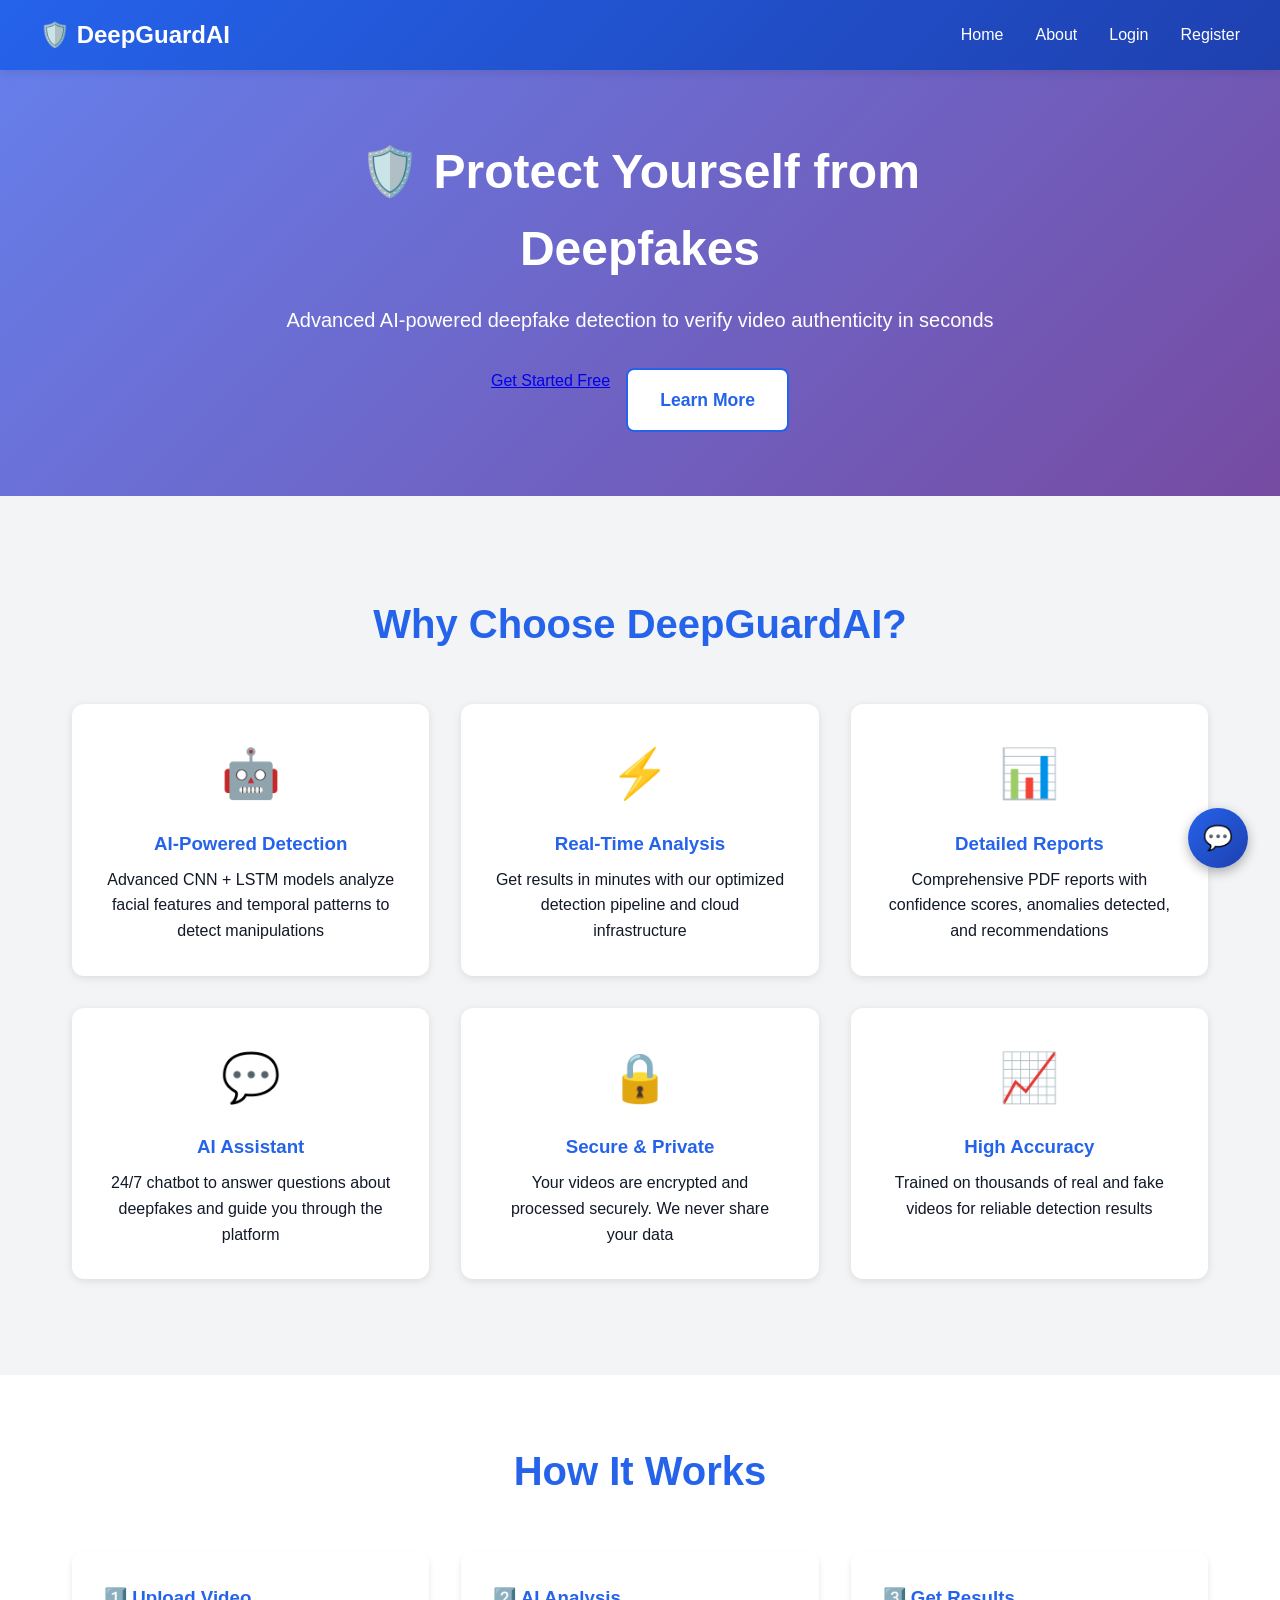
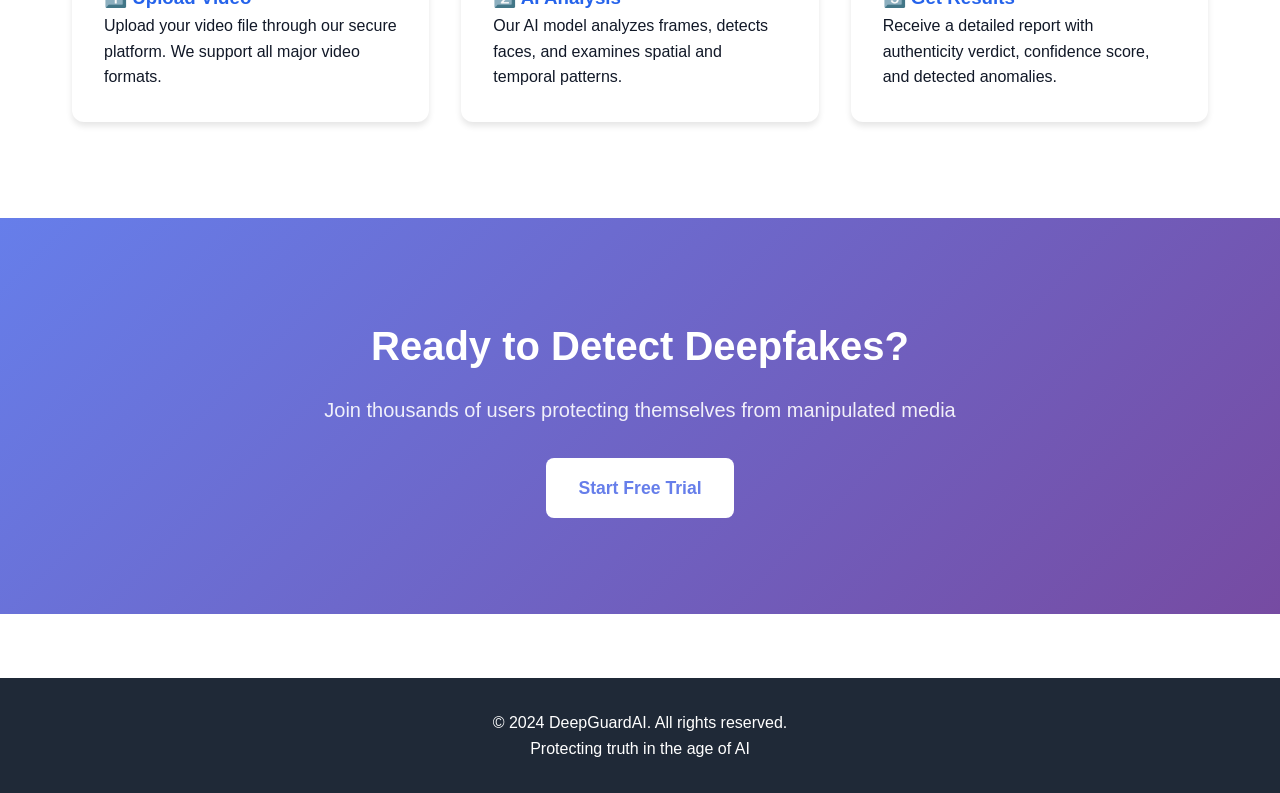
<file: index.html>
<!DOCTYPE html>
<html lang="en">
<head>
  <meta charset="UTF-8">
  <meta name="viewport" content="width=device-width, initial-scale=1.0">
  <title>DeepGuardAI - Deepfake Detection Platform</title>
  <link rel="stylesheet" href="css/style.css">
</head>
<body>
  <!-- Navigation -->
  <nav class="navbar">
    <div class="navbar-container">
      <a href="index.html" class="navbar-brand">
        🛡️ DeepGuardAI
      </a>
      <ul class="navbar-menu">
        <li><a href="index.html">Home</a></li>
        <li><a href="about.html">About</a></li>
        <li><a href="login.html">Login</a></li>
        <li><a href="register.html">Register</a></li>
      </ul>
    </div>
  </nav>

  <!-- Hero Section -->
  <section class="hero">
    <div class="hero-content">
      <h1>🛡️ Protect Yourself from Deepfakes</h1>
      <p>Advanced AI-powered deepfake detection to verify video authenticity in seconds</p>
      <div style="display: flex; gap: 1rem; justify-content: center; flex-wrap: wrap;">
        <a href="http://localhost/deepFakeAI/index.php" class="http://localhost/deepFakeAI/index.php">Get Started Free</a>
        <a href="about.html" class="btn btn-lg btn-secondary">Learn More</a>
      </div>
    </div>
  </section>

  <!-- Features Section -->
  <section class="features">
    <div class="container">
      <h2 style="text-align: center; margin-bottom: 3rem; font-size: 2.5rem; color: var(--primary-color);">
        Why Choose DeepGuardAI?
      </h2>
      <div class="features-grid">
        <div class="feature-card">
          <div class="feature-icon">🤖</div>
          <h3>AI-Powered Detection</h3>
          <p>Advanced CNN + LSTM models analyze facial features and temporal patterns to detect manipulations</p>
        </div>
        <div class="feature-card">
          <div class="feature-icon">⚡</div>
          <h3>Real-Time Analysis</h3>
          <p>Get results in minutes with our optimized detection pipeline and cloud infrastructure</p>
        </div>
        <div class="feature-card">
          <div class="feature-icon">📊</div>
          <h3>Detailed Reports</h3>
          <p>Comprehensive PDF reports with confidence scores, anomalies detected, and recommendations</p>
        </div>
        <div class="feature-card">
          <div class="feature-icon">💬</div>
          <h3>AI Assistant</h3>
          <p>24/7 chatbot to answer questions about deepfakes and guide you through the platform</p>
        </div>
        <div class="feature-card">
          <div class="feature-icon">🔒</div>
          <h3>Secure & Private</h3>
          <p>Your videos are encrypted and processed securely. We never share your data</p>
        </div>
        <div class="feature-card">
          <div class="feature-icon">📈</div>
          <h3>High Accuracy</h3>
          <p>Trained on thousands of real and fake videos for reliable detection results</p>
        </div>
      </div>
    </div>
  </section>

  <!-- How It Works -->
  <section class="container" style="padding: 4rem 2rem;">
    <h2 style="text-align: center; margin-bottom: 3rem; font-size: 2.5rem; color: var(--primary-color);">
      How It Works
    </h2>
    <div class="features-grid">
      <div class="card">
        <h3 style="color: var(--primary-color);">1️⃣ Upload Video</h3>
        <p>Upload your video file through our secure platform. We support all major video formats.</p>
      </div>
      <div class="card">
        <h3 style="color: var(--primary-color);">2️⃣ AI Analysis</h3>
        <p>Our AI model analyzes frames, detects faces, and examines spatial and temporal patterns.</p>
      </div>
      <div class="card">
        <h3 style="color: var(--primary-color);">3️⃣ Get Results</h3>
        <p>Receive a detailed report with authenticity verdict, confidence score, and detected anomalies.</p>
      </div>
    </div>
  </section>

  <!-- CTA Section -->
  <section style="background: linear-gradient(135deg, #667eea 0%, #764ba2 100%); padding: 4rem 2rem; text-align: center; color: white;">
    <div class="container">
      <h2 style="font-size: 2.5rem; margin-bottom: 1rem;">Ready to Detect Deepfakes?</h2>
      <p style="font-size: 1.25rem; margin-bottom: 2rem; opacity: 0.9;">
        Join thousands of users protecting themselves from manipulated media
      </p>
      <a href="register.html" class="btn btn-lg" style="background: white; color: #667eea;">
        Start Free Trial
      </a>
    </div>
  </section>

  <!-- Footer -->
  <footer class="footer">
    <p>&copy; 2024 DeepGuardAI. All rights reserved.</p>
    <p>Protecting truth in the age of AI</p>
  </footer>

  <!-- Chatbot -->
  <button class="chatbot-button" id="chatbot-button">💬</button>
  
  <div class="chatbot-window" id="chatbot-window">
    <div class="chatbot-header">
      <h3>AI Assistant</h3>
      <button class="chatbot-close" id="chatbot-close">×</button>
    </div>
    <div class="chatbot-messages" id="chatbot-messages">
      <div class="message message-bot">
        Hello! I'm your DeepGuardAI assistant. How can I help you today?
      </div>
    </div>
    <form class="chatbot-input" id="chatbot-form">
      <input type="text" id="chatbot-input" placeholder="Ask me anything..." required>
      <button type="submit">Send</button>
    </form>
  </div>

  <script src="js/app.js"></script>
</body>
</html>
</file>
<file: css/style.css>
/* DeepGuardAI - Main Stylesheet */

:root {
  --primary-color: #2563eb;
  --primary-dark: #1e40af;
  --secondary-color: #10b981;
  --danger-color: #ef4444;
  --warning-color: #f59e0b;
  --dark-bg: #1f2937;
  --light-bg: #f3f4f6;
  --text-dark: #111827;
  --text-light: #6b7280;
  --border-color: #e5e7eb;
  --success-color: #10b981;
}

* {
  margin: 0;
  padding: 0;
  box-sizing: border-box;
}

body {
  font-family: 'Segoe UI', Tahoma, Geneva, Verdana, sans-serif;
  line-height: 1.6;
  color: var(--text-dark);
  background-color: #ffffff;
}

/* Navigation */
.navbar {
  background: linear-gradient(135deg, var(--primary-color), var(--primary-dark));
  color: white;
  padding: 1rem 2rem;
  box-shadow: 0 2px 10px rgba(0,0,0,0.1);
  position: sticky;
  top: 0;
  z-index: 1000;
}

.navbar-container {
  max-width: 1200px;
  margin: 0 auto;
  display: flex;
  justify-content: space-between;
  align-items: center;
}

.navbar-brand {
  font-size: 1.5rem;
  font-weight: bold;
  text-decoration: none;
  color: white;
  display: flex;
  align-items: center;
  gap: 0.5rem;
}

.navbar-menu {
  display: flex;
  list-style: none;
  gap: 2rem;
  align-items: center;
}

.navbar-menu a {
  color: white;
  text-decoration: none;
  transition: opacity 0.3s;
  font-weight: 500;
}

.navbar-menu a:hover {
  opacity: 0.8;
}

/* Hero Section */
.hero {
  background: linear-gradient(135deg, #667eea 0%, #764ba2 100%);
  color: white;
  padding: 4rem 2rem;
  text-align: center;
}

.hero-content {
  max-width: 800px;
  margin: 0 auto;
}

.hero h1 {
  font-size: 3rem;
  margin-bottom: 1rem;
  animation: fadeInUp 0.8s ease;
}

.hero p {
  font-size: 1.25rem;
  margin-bottom: 2rem;
  opacity: 0.9;
  animation: fadeInUp 0.8s ease 0.2s both;
}

/* Buttons */
.btn {
  display: inline-block;
  padding: 0.75rem 1.5rem;
  border: none;
  border-radius: 0.5rem;
  font-size: 1rem;
  font-weight: 600;
  cursor: pointer;
  text-decoration: none;
  transition: all 0.3s;
  text-align: center;
}

.btn-primary {
  background-color: var(--primary-color);
  color: white;
}

.btn-primary:hover {
  background-color: var(--primary-dark);
  transform: translateY(-2px);
  box-shadow: 0 4px 12px rgba(37, 99, 235, 0.4);
}

.btn-secondary {
  background-color: white;
  color: var(--primary-color);
  border: 2px solid var(--primary-color);
}

.btn-secondary:hover {
  background-color: var(--primary-color);
  color: white;
}

.btn-success {
  background-color: var(--success-color);
  color: white;
}

.btn-danger {
  background-color: var(--danger-color);
  color: white;
}

.btn-lg {
  padding: 1rem 2rem;
  font-size: 1.1rem;
}

/* Container */
.container {
  max-width: 1200px;
  margin: 0 auto;
  padding: 2rem;
}

/* Cards */
.card {
  background: white;
  border-radius: 0.75rem;
  padding: 2rem;
  box-shadow: 0 4px 6px rgba(0,0,0,0.1);
  margin-bottom: 2rem;
  transition: transform 0.3s, box-shadow 0.3s;
}

.card:hover {
  transform: translateY(-4px);
  box-shadow: 0 8px 16px rgba(0,0,0,0.15);
}

.card-title {
  font-size: 1.5rem;
  margin-bottom: 1rem;
  color: var(--primary-color);
}

/* Forms */
.form-group {
  margin-bottom: 1.5rem;
}

.form-group label {
  display: block;
  margin-bottom: 0.5rem;
  font-weight: 600;
  color: var(--text-dark);
}

.form-control {
  width: 100%;
  padding: 0.75rem;
  border: 2px solid var(--border-color);
  border-radius: 0.5rem;
  font-size: 1rem;
  transition: border-color 0.3s;
}

.form-control:focus {
  outline: none;
  border-color: var(--primary-color);
}

/* Features Section */
.features {
  padding: 4rem 2rem;
  background-color: var(--light-bg);
}

.features-grid {
  display: grid;
  grid-template-columns: repeat(auto-fit, minmax(280px, 1fr));
  gap: 2rem;
  max-width: 1200px;
  margin: 0 auto;
}

.feature-card {
  background: white;
  padding: 2rem;
  border-radius: 0.75rem;
  text-align: center;
  box-shadow: 0 2px 8px rgba(0,0,0,0.1);
  transition: transform 0.3s;
}

.feature-card:hover {
  transform: translateY(-8px);
}

.feature-icon {
  font-size: 3rem;
  margin-bottom: 1rem;
}

.feature-card h3 {
  color: var(--primary-color);
  margin-bottom: 0.5rem;
}

/* Status Badges */
.badge {
  display: inline-block;
  padding: 0.25rem 0.75rem;
  border-radius: 1rem;
  font-size: 0.875rem;
  font-weight: 600;
}

.badge-pending {
  background-color: #fef3c7;
  color: #92400e;
}

.badge-processing {
  background-color: #dbeafe;
  color: #1e40af;
}

.badge-fake {
  background-color: #fee2e2;
  color: #991b1b;
}

.badge-real {
  background-color: #d1fae5;
  color: #065f46;
}

.badge-error {
  background-color: #fee2e2;
  color: #991b1b;
}

/* Table */
.table {
  width: 100%;
  border-collapse: collapse;
  margin-top: 1rem;
}

.table th,
.table td {
  padding: 1rem;
  text-align: left;
  border-bottom: 1px solid var(--border-color);
}

.table th {
  background-color: var(--light-bg);
  font-weight: 600;
  color: var(--primary-color);
}

.table tr:hover {
  background-color: var(--light-bg);
}

/* Loading Spinner */
.spinner {
  border: 4px solid var(--border-color);
  border-top: 4px solid var(--primary-color);
  border-radius: 50%;
  width: 40px;
  height: 40px;
  animation: spin 1s linear infinite;
  margin: 2rem auto;
}

@keyframes spin {
  0% { transform: rotate(0deg); }
  100% { transform: rotate(360deg); }
}

/* Alert */
.alert {
  padding: 1rem;
  border-radius: 0.5rem;
  margin-bottom: 1rem;
}

.alert-success {
  background-color: #d1fae5;
  color: #065f46;
  border: 1px solid #10b981;
}

.alert-error {
  background-color: #fee2e2;
  color: #991b1b;
  border: 1px solid #ef4444;
}

.alert-info {
  background-color: #dbeafe;
  color: #1e40af;
  border: 1px solid #3b82f6;
}

/* Chatbot */
.chatbot-button {
  position: fixed;
  bottom: 2rem;
  right: 2rem;
  width: 60px;
  height: 60px;
  border-radius: 50%;
  background: linear-gradient(135deg, var(--primary-color), var(--primary-dark));
  color: white;
  border: none;
  font-size: 1.5rem;
  cursor: pointer;
  box-shadow: 0 4px 12px rgba(0,0,0,0.3);
  transition: transform 0.3s;
  z-index: 999;
}

.chatbot-button:hover {
  transform: scale(1.1);
}

.chatbot-window {
  position: fixed;
  bottom: 5rem;
  right: 2rem;
  width: 350px;
  height: 500px;
  background: white;
  border-radius: 1rem;
  box-shadow: 0 8px 24px rgba(0,0,0,0.2);
  display: none;
  flex-direction: column;
  z-index: 998;
}

.chatbot-window.active {
  display: flex;
}

.chatbot-header {
  background: linear-gradient(135deg, var(--primary-color), var(--primary-dark));
  color: white;
  padding: 1rem;
  border-radius: 1rem 1rem 0 0;
  display: flex;
  justify-content: space-between;
  align-items: center;
}

.chatbot-close {
  background: none;
  border: none;
  color: white;
  font-size: 1.5rem;
  cursor: pointer;
}

.chatbot-messages {
  flex: 1;
  padding: 1rem;
  overflow-y: auto;
}

.message {
  margin-bottom: 1rem;
  padding: 0.75rem;
  border-radius: 0.5rem;
  max-width: 80%;
}

.message-user {
  background-color: var(--primary-color);
  color: white;
  margin-left: auto;
}

.message-bot {
  background-color: var(--light-bg);
  color: var(--text-dark);
}

.chatbot-input {
  display: flex;
  padding: 1rem;
  border-top: 1px solid var(--border-color);
}

.chatbot-input input {
  flex: 1;
  padding: 0.5rem;
  border: 1px solid var(--border-color);
  border-radius: 0.5rem;
  margin-right: 0.5rem;
}

.chatbot-input button {
  padding: 0.5rem 1rem;
  background-color: var(--primary-color);
  color: white;
  border: none;
  border-radius: 0.5rem;
  cursor: pointer;
}

/* Animations */
@keyframes fadeInUp {
  from {
    opacity: 0;
    transform: translateY(30px);
  }
  to {
    opacity: 1;
    transform: translateY(0);
  }
}

.fade-in {
  animation: fadeInUp 0.6s ease;
}

/* Footer */
.footer {
  background-color: var(--dark-bg);
  color: white;
  text-align: center;
  padding: 2rem;
  margin-top: 4rem;
}

/* Responsive */
@media (max-width: 768px) {
  .hero h1 {
    font-size: 2rem;
  }
  
  .navbar-menu {
    gap: 1rem;
    font-size: 0.9rem;
  }
  
  .features-grid {
    grid-template-columns: 1fr;
  }
  
  .chatbot-window {
    width: 90%;
    right: 5%;
  }
}

/* Progress Bar */
.progress {
  width: 100%;
  height: 20px;
  background-color: var(--border-color);
  border-radius: 10px;
  overflow: hidden;
  margin: 1rem 0;
}

.progress-bar {
  height: 100%;
  background: linear-gradient(90deg, var(--primary-color), var(--secondary-color));
  transition: width 0.3s ease;
  display: flex;
  align-items: center;
  justify-content: center;
  color: white;
  font-size: 0.75rem;
  font-weight: 600;
}
</file>
